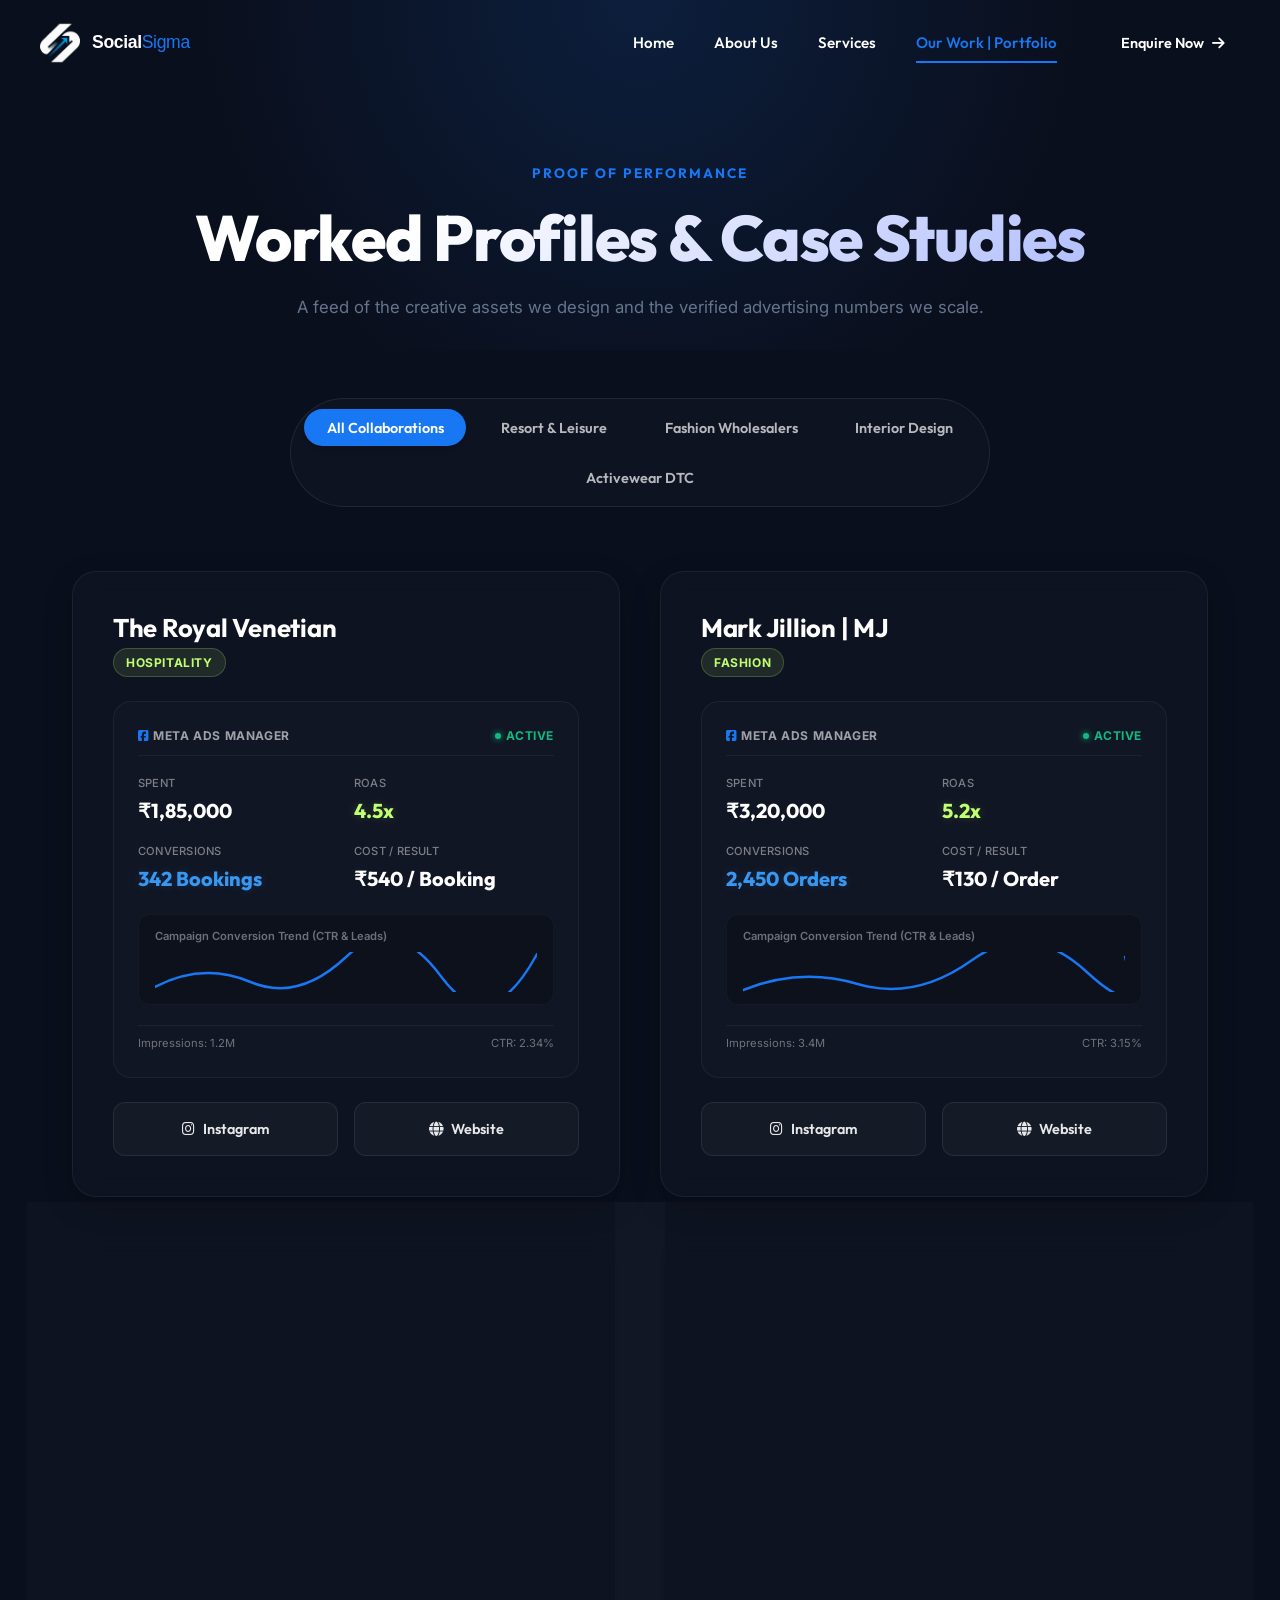
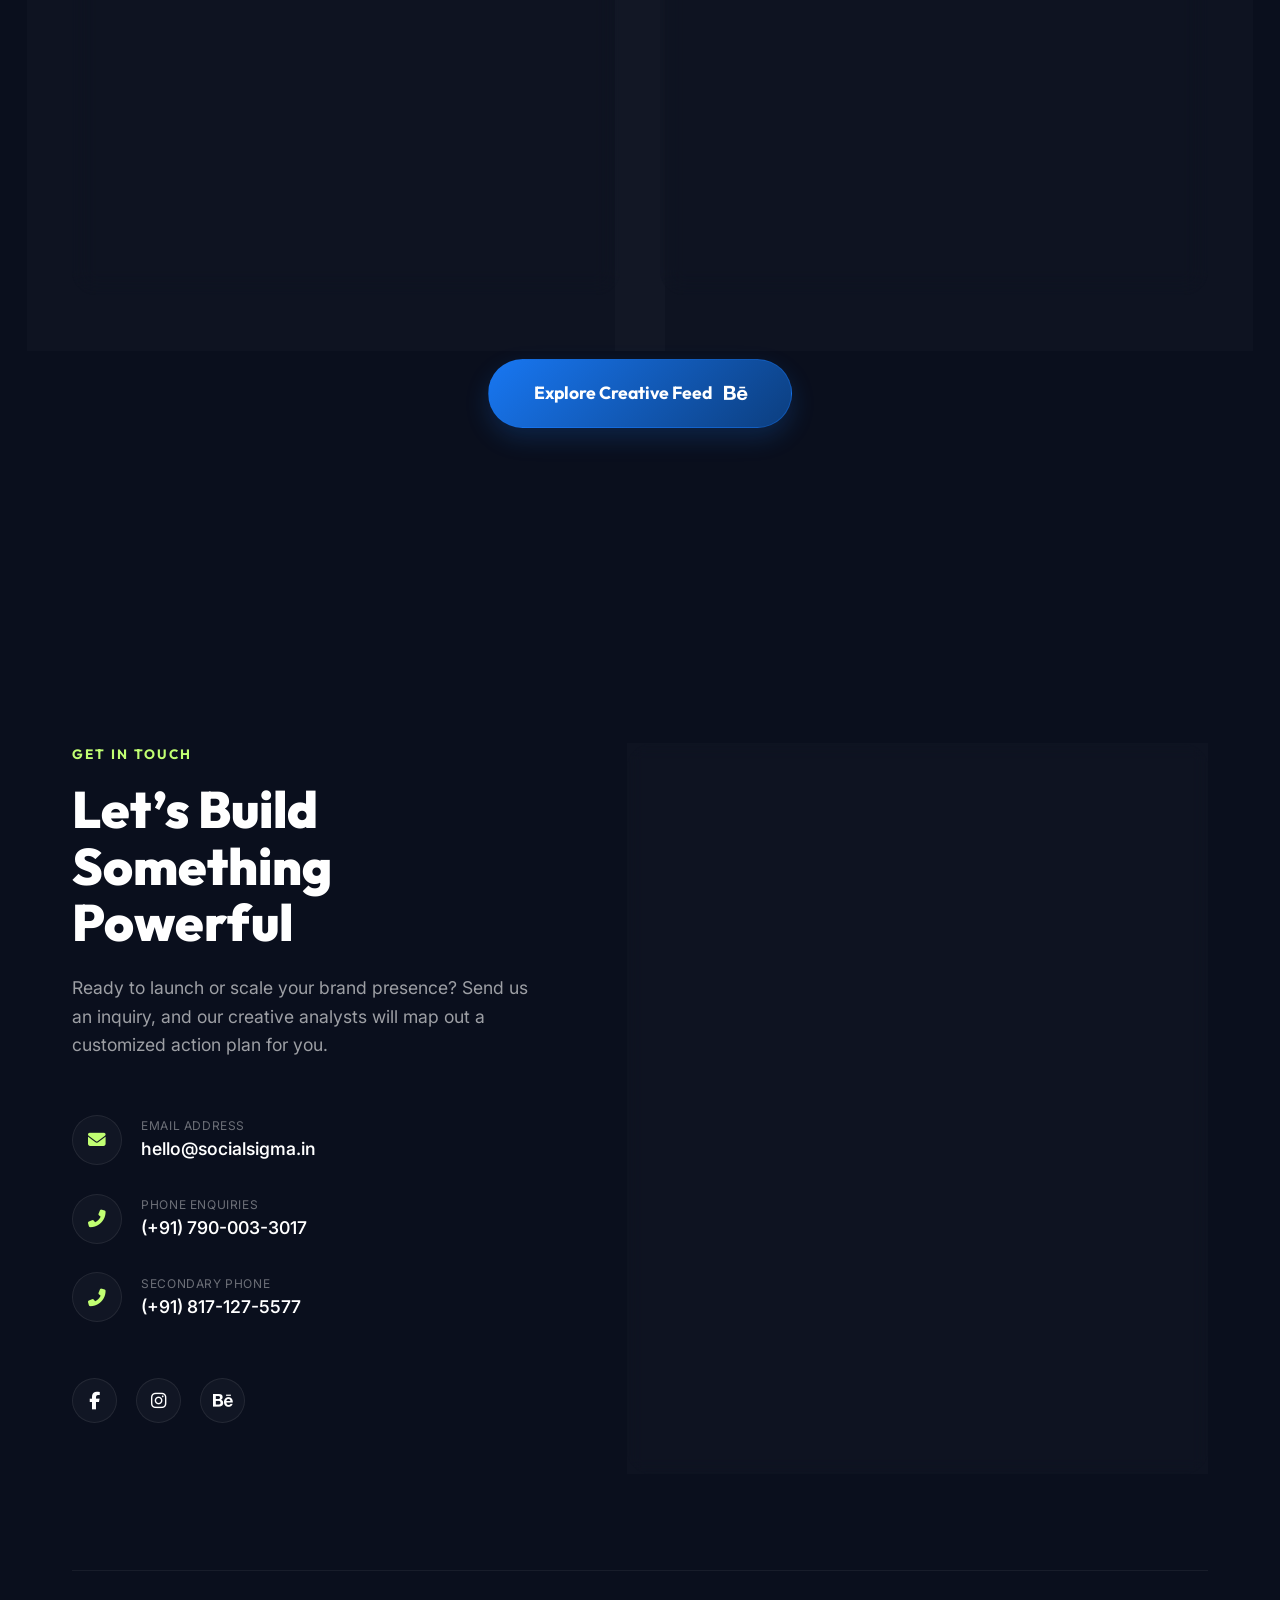
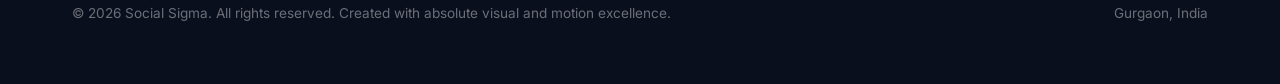
<file: portfolio.html>
<!DOCTYPE html>
<html lang="en">
<head>
  <meta charset="UTF-8">
  <meta name="viewport" content="width=device-width, initial-scale=1.0">
  <title>Our Work | Portfolio – Social Sigma</title>
  <link rel="icon" href="assets/logo-icon.png" type="image/png">
  <link rel="apple-touch-icon" href="assets/logo-icon.png">
  
  <!-- SEO Meta Tags -->
  <meta name="description" content="Explore Social Sigma's portfolio of successful digital campaigns. See our creatives and verified Meta Ads Manager results for brands in hospitality, fashion, design, and fitness.">
  <meta name="keywords" content="social sigma work, portfolio digital marketing, meta ads manager screenshot, case studies, instagram grid portfolio">
  <meta name="robots" content="index, follow">
  
  <!-- Styling Stylesheet -->
  <link rel="stylesheet" href="css/style.css">
  
  <!-- FontAwesome for Premium Icons -->
  <link rel="stylesheet" href="https://cdnjs.cloudflare.com/ajax/libs/font-awesome/6.4.0/css/all.min.css">
</head>
<body>

  <!-- --- Fixed Header & Navigation --- -->
  <header class="site-header scrolled" id="site-header">
    <div class="nav-container">
      <a href="index.html" class="logo" id="nav-logo" aria-label="Social Sigma Logo">
        <img src="assets/logo.svg" alt="Social Sigma Logo" class="nav-logo-img">
      </a>
      
      <nav class="nav-menu" id="nav-menu" role="navigation">
        <a href="index.html" class="nav-link" id="link-home">Home</a>
        <a href="index.html#about" class="nav-link" id="link-about">About Us</a>
        <a href="index.html#services" class="nav-link" id="link-services">Services</a>
        <a href="portfolio.html" class="nav-link active" id="link-portfolio">Our Work | Portfolio</a>
        <button class="btn-nav-enquire" id="btn-header-enquire" onclick="document.getElementById('contact').scrollIntoView({behavior: 'smooth'})">
          Enquire Now <i class="fas fa-arrow-right"></i>
        </button>
      </nav>
      
      <button class="mobile-toggle" id="mobile-toggle" aria-label="Toggle navigation menu">
        <i class="fas fa-bars"></i>
      </button>
    </div>
  </header>

  <!-- --- Portfolio Intro Hero Section --- -->
  <section class="portfolio-hero">
    <div class="container">
      <span class="section-tag">Proof of Performance</span>
      <h1 class="section-title">Worked Profiles & Case Studies</h1>
      <p class="section-desc">A feed of the creative assets we design and the verified advertising numbers we scale.</p>
    </div>
  </section>

  <!-- --- Category Filter pills --- -->
  <div class="container">
    <div class="portfolio-filters" id="filters-container">
      <button class="filter-btn active" data-filter="all">All Collaborations</button>
      <button class="filter-btn" data-filter="hospitality">Resort & Leisure</button>
      <button class="filter-btn" data-filter="fashion">Fashion Wholesalers</button>
      <button class="filter-btn" data-filter="interior">Interior Design</button>
      <button class="filter-btn" data-filter="activewear">Activewear DTC</button>
    </div>
  </div>

  <!-- --- Showcase Instagram Cards Section --- -->
  <section class="section-padding" style="padding-top: 0;">
    <div class="container">
      <div class="showcase-grid" id="showcase-mount">
        <!-- Rendered dynamically by js/app.js using window.portfolioData -->
      </div>
      
      <!-- Central Behance Creative Feed Button -->
      <div class="portfolio-cta-wrap reveal-item">
        <a href="https://www.behance.net/social_sigma" target="_blank" class="btn-portfolio-behance" id="btn-portfolio-behance">
          Explore Creative Feed <i class="fab fa-behance"></i>
        </a>
      </div>
    </div>
  </section>

  <!-- --- Contact Form & Footer Section --- -->
  <footer class="contact-section" id="contact">
    <div class="container">
      <div class="contact-grid">
        <div class="contact-info reveal-item">
          <span class="contact-tag">Get in Touch</span>
          <h2 class="contact-heading">Let’s Build Something Powerful</h2>
          <p class="contact-desc">Ready to launch or scale your brand presence? Send us an inquiry, and our creative analysts will map out a customized action plan for you.</p>
          
          <div class="contact-details">
            <div class="contact-item">
              <div class="contact-icon"><i class="fas fa-envelope"></i></div>
              <div class="contact-text">
                <label>Email Address</label>
                <a href="mailto:hello@socialsigma.in" id="contact-email">hello@socialsigma.in</a>
              </div>
            </div>
            <div class="contact-item">
              <div class="contact-icon"><i class="fas fa-phone-alt"></i></div>
              <div class="contact-text">
                <label>Phone Enquiries</label>
                <a href="tel:+917900033017" id="contact-phone-1">(+91) 790-003-3017</a>
              </div>
            </div>
            <div class="contact-item">
              <div class="contact-icon"><i class="fas fa-phone-alt"></i></div>
              <div class="contact-text">
                <label>Secondary Phone</label>
                <a href="tel:+918171275577" id="contact-phone-2">(+91) 817-127-5577</a>
              </div>
            </div>
          </div>
          
          <div class="contact-socials">
            <a href="https://www.facebook.com/socialsigma.in" target="_blank" class="social-circle" aria-label="Facebook"><i class="fab fa-facebook-f"></i></a>
            <a href="https://www.instagram.com/socialsigma.in/" target="_blank" class="social-circle" aria-label="Instagram"><i class="fab fa-instagram"></i></a>
            <a href="https://www.behance.net/social_sigma" target="_blank" class="social-circle" aria-label="Behance"><i class="fab fa-behance"></i></a>
          </div>
        </div>
        
        <!-- Google Form Embed -->
        <div class="contact-form-wrap reveal-item reveal-delay-2" style="padding: 1.5rem; min-height: 720px; display: flex; flex-direction: column;">
          <iframe src="https://docs.google.com/forms/d/e/1FAIpQLScNu1GOP5vCQi6Y5A_gWTCe4uXw6MsL_wH_wmv2dzfcN61G4Q/viewform?embedded=true" width="100%" height="680" frameborder="0" marginheight="0" marginwidth="0" style="border: none; border-radius: 16px; background: transparent; overflow: hidden;" title="Social Sigma Enquiry Form">Loading…</iframe>
        </div>
      </div>
      
      <div class="footer-bottom">
        <p>&copy; 2026 Social Sigma. All rights reserved. Created with absolute visual and motion excellence.</p>
        <p>Gurgaon, India</p>
      </div>
    </div>
  </footer>

  <!-- --- Lightbox Portfolio Modal --- -->
  <div class="lightbox-modal" id="lightbox-modal">
    <button class="lightbox-close" id="btn-lightbox-close" aria-label="Close Gallery">&times;</button>
    <div class="lightbox-container">
      <div class="lightbox-slider">
        <!-- Rendered images will be inserted dynamically by JS -->
      </div>
      <div class="lightbox-nav">
        <button class="btn-lightbox-nav" id="btn-lightbox-prev" aria-label="Previous Image"><i class="fas fa-chevron-left"></i></button>
        <button class="btn-lightbox-nav" id="btn-lightbox-next" aria-label="Next Image"><i class="fas fa-chevron-right"></i></button>
      </div>
      <div class="lightbox-thumbs" id="lightbox-thumbs">
        <!-- Thumbnail strips -->
      </div>
    </div>
  </div>

  <!-- --- Load scripts --- -->
  <!-- Loaded data modules first -->
  <script src="js/data/portfolio.js"></script>
  
  <!-- Main application script -->
  <script src="js/app.js"></script>

</body>
</html>
</file>
<file: css/style.css>
/* 
   Social Sigma Creative Digital Marketing Agency
   Core Stylesheet & Design System
*/

@import url('https://fonts.googleapis.com/css2?family=Inter:wght@300;400;500;600;700&family=Outfit:wght@400;500;600;700;800&display=swap');

/* --- Theme Tokens --- */
:root {
  --blue: #1877F2;
  --lime: #c1ff72;
  --white: #ffffff;
  --dark: #0a0f1d;
  --dark-accent: #111827;
  --text-dark: #1e293b;
  --text-light: #64748b;
  --text-white: #f8fafc;
  
  --font-heading: 'Outfit', sans-serif;
  --font-body: 'Inter', sans-serif;
  
  --transition-smooth: all 0.4s cubic-bezier(0.16, 1, 0.3, 1);
  --transition-fast: all 0.2s ease;
  
  --shadow-sm: 0 4px 6px -1px rgba(0, 0, 0, 0.05), 0 2px 4px -1px rgba(0, 0, 0, 0.03);
  --shadow-md: 0 10px 15px -3px rgba(24, 119, 242, 0.1), 0 4px 6px -2px rgba(24, 119, 242, 0.05);
  --shadow-lg: 0 20px 25px -5px rgba(24, 119, 242, 0.15), 0 10px 10px -5px rgba(24, 119, 242, 0.04);
  --shadow-glow: 0 0 30px rgba(193, 255, 114, 0.25);
  
  --border-radius-sm: 8px;
  --border-radius-md: 16px;
  --border-radius-lg: 24px;
  --border-radius-full: 9999px;
  
  --glass-bg: rgba(255, 255, 255, 0.65);
  --glass-border: rgba(255, 255, 255, 0.4);
  --glass-dark-bg: rgba(10, 15, 29, 0.7);
  --glass-dark-border: rgba(255, 255, 255, 0.06);
}

/* --- Base & Reset --- */
* {
  box-sizing: border-box;
  margin: 0;
  padding: 0;
}

html {
  scroll-behavior: smooth;
  overflow-x: hidden;
  font-size: 16px;
}

body {
  font-family: var(--font-body);
  color: var(--text-dark);
  background-color: var(--white);
  line-height: 1.6;
  overflow-x: hidden;
  position: relative;
}

h1, h2, h3, h4, h5, h6 {
  font-family: var(--font-heading);
  font-weight: 700;
  line-height: 1.25;
  color: var(--dark);
}

a {
  text-decoration: none;
  color: inherit;
  transition: var(--transition-fast);
}

img, video {
  max-width: 100%;
  height: auto;
  display: block;
}

li {
  list-style: none;
}

/* --- Loader: Developer MacBook Rocket Launch Preloader --- */
#story-loader {
  position: fixed;
  top: 0;
  left: 0;
  width: 100%;
  height: 100%;
  background-color: #05060a;
  z-index: 99999;
  display: flex;
  flex-direction: column;
  justify-content: center;
  align-items: center;
  overflow: hidden;
  font-family: var(--font-body);
  transition: opacity 0.8s cubic-bezier(0.16, 1, 0.3, 1), visibility 0.8s;
}

#story-loader.fade-out {
  opacity: 0;
  visibility: hidden;
  pointer-events: none;
}

#story-canvas {
  position: absolute;
  top: 0;
  left: 0;
  width: 100%;
  height: 100%;
  z-index: 10;
  pointer-events: none;
}

.workspace-svg {
  width: 100%;
  max-width: 540px;
  height: auto;
  z-index: 5;
  filter: drop-shadow(0 8px 30px rgba(0, 0, 0, 0.6));
}

/* Character Typing wobble keyframes */
@keyframes typing-wobble-left {
  0%, 100% { transform: rotate(0deg) translate(0, 0); }
  25% { transform: rotate(-0.6deg) translate(-1px, 0.5px); }
  75% { transform: rotate(0.6deg) translate(1px, -0.5px); }
}

@keyframes typing-wobble-right {
  0%, 100% { transform: rotate(0deg) translate(0, 0); }
  30% { transform: rotate(0.8deg) translate(1px, -0.5px); }
  70% { transform: rotate(-0.8deg) translate(-1px, 0.5px); }
}

.arm-left {
  animation: typing-wobble-left 0.15s infinite alternate ease-in-out;
  transform-origin: 245px 235px;
}

.arm-right {
  animation: typing-wobble-right 0.12s infinite alternate ease-in-out;
  transform-origin: 250px 240px;
}

/* Floating code dots from macbook screen */
@keyframes float-up-dot {
  0% { transform: translateY(0) scale(1); opacity: 0; }
  20% { opacity: 0.8; }
  100% { transform: translateY(-70px) scale(0.5); opacity: 0; }
}

.float-1 { animation: float-up-dot 2.2s infinite linear; }
.float-2 { animation: float-up-dot 2.8s infinite linear 0.6s; }
.float-3 { animation: float-up-dot 2.0s infinite linear 1.1s; }
.float-4 { animation: float-up-dot 2.5s infinite linear 1.6s; }

/* Rocket elements */
#story-rocket {
  transition: transform 0.05s linear;
}

#story-rocket.shake-rocket {
  animation: rocket-rumble 0.08s infinite alternate;
}

@keyframes rocket-rumble {
  0% { transform: translate(283px, 25px) scale(2.0); }
  100% { transform: translate(285px, 24px) scale(2.0); }
}

#app-wrapper {
  opacity: 0;
  transform: translateY(140px);
  transition: transform 1.5s cubic-bezier(0.16, 1, 0.3, 1), opacity 1.5s ease;
}

#app-wrapper.revealed {
  opacity: 1;
  transform: translateY(0);
}

/* Rocket Thruster Flame */
@keyframes flame-pulse {
  0%, 100% { transform: scaleY(0.95) scaleX(0.95); opacity: 0.8; }
  50% { transform: scaleY(1.4) scaleX(1.1); opacity: 1; }
}

.flame-active {
  animation: flame-pulse 0.08s infinite alternate;
  transform-origin: 27px 85px;
}

/* HUD Panel & Progress */
.story-hud {
  width: 100%;
  max-width: 300px;
  margin-top: 1.5rem;
  display: flex;
  flex-direction: column;
  gap: 0.6rem;
  z-index: 6;
  padding: 0 1rem;
}

.story-progress-bar {
  width: 100%;
  height: 4px;
  background: rgba(255, 255, 255, 0.06);
  border-radius: 4px;
  overflow: hidden;
}

.story-progress-fill {
  width: 0%;
  height: 100%;
  background: linear-gradient(90deg, var(--blue), var(--lime));
  border-radius: 4px;
  transition: width 0.1s linear;
}

.story-telemetry {
  display: flex;
  justify-content: space-between;
  align-items: center;
  font-family: monospace;
}

.story-percent {
  font-size: 1.1rem;
  font-weight: 700;
  color: var(--white);
  text-shadow: 0 0 10px rgba(24, 119, 242, 0.4);
}

.story-subtitle {
  font-size: 0.65rem;
  color: var(--lime);
  text-transform: uppercase;
  letter-spacing: 0.15em;
  text-shadow: 0 0 8px rgba(193, 255, 114, 0.3);
}

@keyframes pulse-blink {
  0%, 100% { opacity: 0.2; }
  50% { opacity: 1; }
}

/* --- Main Layout Headers --- */
header.site-header {
  position: fixed;
  top: 0;
  left: 0;
  width: 100%;
  z-index: 1000;
  padding: 1.2rem 2rem;
  transition: var(--transition-smooth);
}

header.site-header.scrolled {
  padding: 0.8rem 2rem;
  background-color: var(--glass-bg);
  backdrop-filter: blur(12px);
  border-bottom: 1px solid var(--glass-border);
  box-shadow: var(--shadow-sm);
}

.nav-container {
  max-width: 1300px;
  margin: 0 auto;
  display: flex;
  justify-content: space-between;
  align-items: center;
}

/* Logo */
.logo {
  display: flex;
  align-items: center;
  font-family: var(--font-heading);
  font-size: 1.6rem;
  font-weight: 800;
  letter-spacing: -0.03em;
  color: var(--dark);
}

.nav-logo-img {
  height: 48px;
  width: auto;
  object-fit: contain;
  transition: var(--transition-fast);
}

.nav-logo-img:hover {
  transform: scale(1.04);
}

.loader-logo {
  height: 55px;
  width: auto;
  margin-bottom: 1rem;
  object-fit: contain;
}

/* Navigation Links */
.nav-menu {
  display: flex;
  gap: 2.5rem;
  align-items: center;
}

.nav-link {
  font-family: var(--font-heading);
  font-weight: 550;
  font-size: 0.95rem;
  color: var(--white);
  position: relative;
  padding: 0.5rem 0;
}

.nav-link::after {
  content: '';
  position: absolute;
  bottom: 0;
  left: 0;
  width: 0%;
  height: 2px;
  background: var(--blue);
  transition: var(--transition-fast);
}

.nav-link:hover {
  color: var(--blue);
}

.nav-link:hover::after,
.nav-link.active::after {
  width: 100%;
}

.nav-link.active {
  color: var(--blue);
}

/* CTAs & Buttons */
.btn-nav-enquire {
  font-family: var(--font-heading);
  font-weight: 600;
  font-size: 0.9rem;
  padding: 0.65rem 1.4rem;
  background: var(--dark);
  color: var(--white);
  border-radius: var(--border-radius-full);
  border: 1px solid var(--dark);
  cursor: pointer;
  display: inline-flex;
  align-items: center;
  gap: 8px;
  transition: var(--transition-fast);
}

.btn-nav-enquire:hover {
  background: var(--blue);
  border-color: var(--blue);
  box-shadow: var(--shadow-md);
}

.mobile-toggle {
  display: none;
  font-size: 1.5rem;
  background: none;
  border: none;
  cursor: pointer;
  color: var(--dark);
}

/* --- Hero Section --- */
.hero {
  position: relative;
  min-height: 100vh;
  padding-top: 180px;
  padding-bottom: 80px;
  display: flex;
  align-items: center;
  overflow: hidden;
  background: radial-gradient(circle at 90% 10%, rgba(193, 255, 114, 0.07) 0%, transparent 40%),
              radial-gradient(circle at 10% 90%, rgba(24, 119, 242, 0.04) 0%, transparent 55%);
}

.hero-bg-blobs {
  position: absolute;
  top: 0;
  left: 0;
  width: 100%;
  height: 100%;
  pointer-events: none;
  z-index: 1;
}

.blob {
  position: absolute;
  border-radius: 50%;
  filter: blur(60px);
  opacity: 0.25;
  transition: transform 0.2s ease-out;
}

.blob-blue {
  width: 400px;
  height: 400px;
  background-color: var(--blue);
  top: 15%;
  right: 10%;
}

.blob-lime {
  width: 300px;
  height: 300px;
  background-color: var(--lime);
  bottom: 20%;
  left: 10%;
}

.hero-container {
  width: 100%;
  max-width: 1200px;
  margin: 0 auto;
  padding: 0 2rem;
  position: relative;
  z-index: 2;
  display: grid;
  grid-template-columns: 1.2fr 0.8fr;
  gap: 3rem;
  align-items: center;
}

.hero-content {
  display: flex;
  flex-direction: column;
  justify-content: center;
}

.hero-tag {
  font-family: var(--font-heading);
  font-size: 0.85rem;
  font-weight: 700;
  text-transform: uppercase;
  letter-spacing: 0.2em;
  color: var(--blue);
  margin-bottom: 1.2rem;
  display: inline-flex;
  align-items: center;
  gap: 10px;
}

.hero-tag span {
  width: 25px;
  height: 2px;
  background-color: var(--blue);
}

.hero-title {
  font-size: 4.8rem;
  font-weight: 850;
  letter-spacing: -0.04em;
  line-height: 1.05;
  margin-bottom: 1.5rem;
  color: var(--white);
}

.hero-title span.lime-glow {
  background: linear-gradient(135deg, var(--blue) 20%, #8bc34a);
  -webkit-background-clip: text;
  -webkit-text-fill-color: transparent;
}

.hero-desc {
  font-size: 1.15rem;
  color: var(--text-light);
  max-width: 540px;
  margin-bottom: 2.5rem;
  line-height: 1.6;
}

.hero-ctas {
  display: flex;
  gap: 1rem;
}

.btn-primary {
  font-family: var(--font-heading);
  font-weight: 650;
  font-size: 1rem;
  padding: 1.1rem 2.2rem;
  background: var(--blue);
  color: var(--white);
  border: none;
  border-radius: var(--border-radius-full);
  cursor: pointer;
  transition: var(--transition-smooth);
  display: inline-flex;
  align-items: center;
  gap: 10px;
}

.btn-primary:hover {
  background: var(--dark);
  box-shadow: var(--shadow-md);
  transform: translateY(-3px);
}

.btn-secondary {
  font-family: var(--font-heading);
  font-weight: 650;
  font-size: 1rem;
  padding: 1.1rem 2.2rem;
  background: transparent;
  color: var(--white);
  border: 2px solid var(--white);
  border-radius: var(--border-radius-full);
  cursor: pointer;
  transition: var(--transition-smooth);
  display: inline-flex;
  align-items: center;
  gap: 10px;
}

.btn-secondary:hover {
  background: rgba(255, 255, 255, 0.1);
  transform: translateY(-3px);
}

.hero-socials {
  margin-top: 3.5rem;
  display: flex;
  gap: 1.5rem;
  align-items: center;
}

.hero-social-label {
  font-size: 0.75rem;
  text-transform: uppercase;
  letter-spacing: 0.15em;
  color: var(--text-light);
}

.hero-social-links {
  display: flex;
  gap: 1.2rem;
}

.hero-social-link {
  font-size: 1.1rem;
  color: var(--text-light);
}

.hero-social-link:hover {
  color: var(--blue);
  transform: translateY(-2px);
}

/* Hero Right Side: Skyrocket Graphic */
.hero-image-wrap {
  position: relative;
  display: flex;
  justify-content: center;
  align-items: center;
}

/* Hero Right Side: Dynamic Interactive Analytics Dashboard */
.hero-image-wrap {
  position: relative;
  display: flex;
  justify-content: center;
  align-items: center;
  width: 100%;
}

.hero-dashboard-container {
  position: relative;
  width: 100%;
  max-width: 460px;
  height: 500px;
  perspective: 1000px;
}

/* Glassmorphic Panels Base */
.dashboard-panel {
  position: absolute;
  background: rgba(10, 15, 29, 0.65);
  backdrop-filter: blur(16px);
  -webkit-backdrop-filter: blur(16px);
  border: 1px solid rgba(255, 255, 255, 0.08);
  border-radius: var(--border-radius-md);
  color: var(--white);
  box-shadow: 0 20px 40px rgba(0, 0, 0, 0.3), inset 0 1px 0 rgba(255, 255, 255, 0.1);
  overflow: hidden;
  transition: transform 0.4s cubic-bezier(0.16, 1, 0.3, 1), box-shadow 0.3s ease;
}

.dashboard-panel:hover {
  border-color: rgba(255, 255, 255, 0.15);
  box-shadow: 0 25px 50px rgba(24, 119, 242, 0.15), inset 0 1px 0 rgba(255, 255, 255, 0.2);
}

/* Panel Header */
.panel-header {
  height: 40px;
  padding: 0 1.2rem;
  display: flex;
  justify-content: space-between;
  align-items: center;
  border-bottom: 1px solid rgba(255, 255, 255, 0.06);
  background: rgba(255, 255, 255, 0.02);
}

.window-dots {
  display: flex;
  gap: 6px;
}

.window-dots .dot {
  width: 9px;
  height: 9px;
  border-radius: 50%;
  display: inline-block;
}

.window-dots .dot.red { background-color: #ff5f56; }
.window-dots .dot.yellow { background-color: #ffbd2e; }
.window-dots .dot.green { background-color: #27c93f; }

.panel-title {
  font-family: var(--font-heading);
  font-size: 0.72rem;
  font-weight: 700;
  text-transform: uppercase;
  letter-spacing: 0.1em;
  color: rgba(255, 255, 255, 0.7);
}

.panel-status-live {
  font-family: var(--font-body);
  font-size: 0.7rem;
  font-weight: 600;
  color: var(--lime);
  display: flex;
  align-items: center;
  gap: 6px;
}

.pulse-dot {
  width: 6px;
  height: 6px;
  background-color: var(--lime);
  border-radius: 50%;
  display: inline-block;
  animation: live-pulse 1.8s infinite ease-in-out;
}

/* Panel 1: Main Panel */
.panel-main {
  width: 100%;
  height: 320px;
  top: 70px;
  left: 0;
  z-index: 2;
  animation: dashboard-float-main 8s ease-in-out infinite alternate;
}

.panel-main .panel-body {
  padding: 1.2rem;
  height: calc(100% - 85px);
}

.main-chart-container {
  width: 100%;
  height: 100%;
  position: relative;
  display: flex;
  flex-direction: column;
}

.chart-legend {
  display: flex;
  gap: 12px;
  font-size: 0.65rem;
  color: rgba(255, 255, 255, 0.6);
  margin-bottom: 8px;
}

.chart-legend i {
  font-size: 0.5rem;
  margin-right: 4px;
}

.text-blue { color: var(--blue) !important; }
.text-lime { color: var(--lime) !important; }

/* SVG Graph Drawing */
.analytics-svg-chart {
  width: 100%;
  flex-grow: 1;
  overflow: visible;
}

.chart-path-blue {
  stroke-dasharray: 1000;
  stroke-dashoffset: 1000;
  animation: draw-path 3s cubic-bezier(0.25, 1, 0.5, 1) forwards;
  animation-delay: 0.8s;
}

.chart-area-blue {
  opacity: 0;
  animation: fade-in-area 1.5s ease forwards;
  animation-delay: 2.2s;
}

.chart-path-lime {
  stroke-dasharray: 1000;
  stroke-dashoffset: 1000;
  animation: draw-path 3.5s cubic-bezier(0.25, 1, 0.5, 1) forwards;
  animation-delay: 1.1s;
}

.chart-area-lime {
  opacity: 0;
  animation: fade-in-area 1.5s ease forwards;
  animation-delay: 2.4s;
}

.chart-marker-pulse {
  transform-origin: center;
  animation: marker-pulse-glow 1.5s infinite alternate;
  animation-delay: 2.8s;
}

/* Panel Main Footer Stats */
.panel-main .panel-footer {
  height: 45px;
  border-top: 1px solid rgba(255, 255, 255, 0.06);
  background: rgba(0, 0, 0, 0.15);
  display: flex;
  justify-content: space-around;
  align-items: center;
}

.footer-stat {
  display: flex;
  flex-direction: column;
  align-items: center;
}

.stat-label {
  font-size: 0.58rem;
  text-transform: uppercase;
  color: rgba(255, 255, 255, 0.4);
  letter-spacing: 0.05em;
}

.stat-value {
  font-family: var(--font-heading);
  font-size: 0.95rem;
  font-weight: 700;
  color: var(--white);
  transition: color 0.3s ease;
}

/* Panel 2: Meta Ads Card */
.panel-ads {
  width: 310px;
  height: 180px;
  top: -15px;
  right: -15px;
  z-index: 3;
  animation: dashboard-float-ads 7s ease-in-out infinite alternate-reverse;
}

.panel-ads .panel-header {
  gap: 8px;
  justify-content: flex-start;
}

.panel-ads .panel-header i {
  font-size: 1rem;
}

.campaign-badge-active {
  background: rgba(193, 255, 114, 0.12);
  color: var(--lime);
  border: 1px solid rgba(193, 255, 114, 0.3);
  font-size: 0.58rem;
  font-weight: 700;
  text-transform: uppercase;
  padding: 0.15rem 0.4rem;
  border-radius: var(--border-radius-sm);
  margin-left: auto;
}

.panel-ads .panel-body {
  padding: 1.1rem;
}

.ads-quick-metrics {
  display: grid;
  grid-template-columns: 1fr 1fr;
  gap: 15px;
  margin-bottom: 1.2rem;
}

.quick-metric {
  display: flex;
  flex-direction: column;
}

.q-label {
  font-size: 0.6rem;
  text-transform: uppercase;
  color: rgba(255, 255, 255, 0.4);
  margin-bottom: 2px;
}

.q-value {
  font-family: var(--font-heading);
  font-size: 1.15rem;
  font-weight: 800;
}

.ads-progress-meters {
  display: flex;
  flex-direction: column;
}

.meter-row {
  display: flex;
  flex-direction: column;
  gap: 4px;
}

.meter-labels {
  display: flex;
  justify-content: space-between;
  font-size: 0.65rem;
  color: rgba(255, 255, 255, 0.5);
}

.meter-bar-track {
  width: 100%;
  height: 5px;
  background: rgba(255, 255, 255, 0.08);
  border-radius: var(--border-radius-full);
  overflow: hidden;
}

.meter-bar-fill {
  height: 100%;
  background: linear-gradient(90deg, var(--blue), var(--lime));
  border-radius: var(--border-radius-full);
  box-shadow: 0 0 8px rgba(193, 255, 114, 0.4);
}

/* Panel 3: Floating Badge */
.panel-badge {
  width: 220px;
  height: 75px;
  bottom: 45px;
  left: -25px;
  z-index: 4;
  display: flex;
  align-items: center;
  gap: 14px;
  padding: 0 1.2rem;
  animation: dashboard-float-badge 9s ease-in-out infinite alternate;
}

.badge-icon-wrap {
  width: 40px;
  height: 40px;
  background: rgba(193, 255, 114, 0.08);
  border: 1px solid rgba(193, 255, 114, 0.2);
  border-radius: 50%;
  display: flex;
  justify-content: center;
  align-items: center;
}

.badge-icon-wrap i {
  font-size: 1.1rem;
}

.badge-details {
  display: flex;
  flex-direction: column;
}

.badge-label {
  font-size: 0.6rem;
  text-transform: uppercase;
  color: rgba(255, 255, 255, 0.5);
}

.badge-value {
  font-family: var(--font-heading);
  font-size: 1.3rem;
  font-weight: 800;
  color: var(--lime);
}

/* Parallax depth styles */
#hero-dashboard {
  transform-style: preserve-3d;
  transition: transform 0.25s cubic-bezier(0.25, 1, 0.5, 1);
}

/* Keyframes animations */
@keyframes dashboard-float-main {
  0% { transform: translateZ(10px) translateY(0px) rotate(0deg); }
  100% { transform: translateZ(10px) translateY(-12px) rotate(0.4deg); }
}

@keyframes dashboard-float-ads {
  0% { transform: translateZ(40px) translateY(0px) rotate(0deg); }
  100% { transform: translateZ(40px) translateY(-18px) rotate(-0.8deg); }
}

@keyframes dashboard-float-badge {
  0% { transform: translateZ(60px) translateY(0px) rotate(0deg); }
  100% { transform: translateZ(60px) translateY(-10px) rotate(0.6deg); }
}

@keyframes live-pulse {
  0% { transform: scale(0.95); opacity: 0.5; box-shadow: 0 0 0 0 rgba(193, 255, 114, 0.7); }
  70% { transform: scale(1); opacity: 1; box-shadow: 0 0 0 6px rgba(193, 255, 114, 0); }
  100% { transform: scale(0.95); opacity: 0.5; box-shadow: 0 0 0 0 rgba(193, 255, 114, 0); }
}

@keyframes draw-path {
  to { stroke-dashoffset: 0; }
}

@keyframes fade-in-area {
  to { opacity: 1; }
}

@keyframes marker-pulse-glow {
  0% { r: 4px; opacity: 0.8; }
  100% { r: 7px; opacity: 1; filter: drop-shadow(0 0 5px var(--lime)); }
}

/* Responsive Overrides for Hero Dashboard */
@media (max-width: 991px) {
  .hero-dashboard-container {
    max-width: 400px;
    height: 420px;
    margin: 0 auto;
  }
  .panel-main {
    top: 40px;
    height: 280px;
  }
  .panel-main .panel-body {
    height: calc(100% - 80px);
  }
  .panel-ads {
    width: 260px;
    height: 165px;
    top: -15px;
    right: -10px;
  }
  .panel-ads .panel-body {
    padding: 0.9rem;
  }
  .ads-quick-metrics {
    margin-bottom: 0.8rem;
  }
  .panel-badge {
    width: 180px;
    height: 65px;
    bottom: 25px;
    left: -15px;
    padding: 0 0.8rem;
    gap: 10px;
  }
  .badge-icon-wrap {
    width: 32px;
    height: 32px;
  }
  .badge-value {
    font-size: 1.1rem;
  }
}

@media (max-width: 768px) {
  .hero-image-wrap {
    margin-top: 2rem;
  }
}

@media (max-width: 480px) {
  .hero-dashboard-container {
    max-width: 320px;
    height: 380px;
  }
  .panel-main {
    top: 60px;
    height: 250px;
  }
  .panel-ads {
    width: 220px;
    height: 145px;
    top: 0px;
    right: 0px;
  }
  .panel-ads .panel-body {
    padding: 0.7rem;
  }
  .ads-quick-metrics {
    margin-bottom: 0.5rem;
    gap: 8px;
  }
  .q-value {
    font-size: 1rem;
  }
  .panel-badge {
    display: none; /* Avoid cluttering on tiny screens */
  }
}

/* --- Infinite Partners Marquee --- */
.partners-marquee {
  background-color: var(--white);
  border-top: 1px solid #f1f5f9;
  border-bottom: 1px solid #f1f5f9;
  padding: 2.2rem 0;
  overflow: hidden;
  position: relative;
  z-index: 10;
}

.partners-marquee::before,
.partners-marquee::after {
  content: '';
  position: absolute;
  top: 0;
  width: 150px;
  height: 100%;
  z-index: 2;
  pointer-events: none;
}

.partners-marquee::before {
  left: 0;
  background: linear-gradient(to right, var(--white), transparent);
}

.partners-marquee::after {
  right: 0;
  background: linear-gradient(to left, var(--white), transparent);
}

.marquee-track {
  display: flex;
  gap: 5rem;
  width: max-content;
  animation: marquee 25s linear infinite;
}

.marquee-track:hover {
  animation-play-state: paused;
}

.partner-logo {
  font-family: var(--font-heading);
  font-size: 1.25rem;
  font-weight: 700;
  color: #94a3b8;
  display: flex;
  align-items: center;
  gap: 8px;
  cursor: pointer;
  transition: var(--transition-fast);
}

.partner-logo i {
  font-size: 1.5rem;
}

.partner-logo:hover {
  color: var(--blue);
}

@keyframes marquee {
  0% { transform: translateX(0); }
  100% { transform: translateX(-50%); }
}

/* --- Shared Section Styling --- */
section.section-padding {
  padding: 100px 0;
  position: relative;
}

.section-dark {
  background-color: var(--dark);
  color: var(--text-white);
}

.section-dark h2 {
  color: var(--white);
}

.container {
  max-width: 1200px;
  margin: 0 auto;
  padding: 0 2rem;
}

.section-header {
  text-align: center;
  max-width: 700px;
  margin: 0 auto 5rem;
}

.section-tag {
  font-family: var(--font-heading);
  font-size: 0.85rem;
  font-weight: 700;
  text-transform: uppercase;
  letter-spacing: 0.15em;
  color: var(--blue);
  margin-bottom: 0.8rem;
  display: inline-block;
}

.section-dark .section-tag {
  color: var(--lime);
}

.section-title {
  font-size: 2.8rem;
  font-weight: 800;
  letter-spacing: -0.03em;
}

.section-desc {
  color: var(--text-light);
  margin-top: 1rem;
  font-size: 1.05rem;
}

.section-dark .section-desc {
  color: rgba(255, 255, 255, 0.6);
}

/* --- About Section ("Marketing is our Jam") --- */
.about-grid {
  display: grid;
  grid-template-columns: 1.15fr 0.85fr;
  gap: 4.5rem;
  align-items: center;
}

.about-content h3 {
  font-size: 2.3rem;
  margin-bottom: 1.5rem;
  letter-spacing: -0.02em;
}

.about-highlight {
  font-size: 1.15rem;
  font-weight: 500;
  color: var(--blue);
  margin-bottom: 1.5rem;
}

.about-text {
  color: var(--text-light);
  margin-bottom: 2rem;
  font-size: 1rem;
}

.about-text p {
  margin-bottom: 1.2rem;
}

.about-ctas {
  display: flex;
  gap: 1.5rem;
}

.about-media {
  position: relative;
  border-radius: var(--border-radius-lg);
  overflow: hidden;
  box-shadow: var(--shadow-lg);
  height: 380px;
  background-color: var(--dark-accent);
}

#culture-canvas {
  position: absolute;
  top: -10%;
  left: -10%;
  width: 120%;
  height: 120%;
  z-index: 1;
  filter: blur(14px) contrast(20) saturate(1.4);
  background: #060913;
  pointer-events: auto;
}

/* Glassmorphic values overlay */
.culture-hud-overlay {
  position: absolute;
  top: 1.5rem;
  right: 1.5rem;
  z-index: 3;
  display: flex;
  flex-direction: column;
  align-items: flex-end;
  font-family: monospace;
  pointer-events: none;
  background: rgba(10, 15, 29, 0.65);
  backdrop-filter: blur(8px);
  -webkit-backdrop-filter: blur(8px);
  border: 1px solid rgba(255, 255, 255, 0.05);
  padding: 0.5rem 0.8rem;
  border-radius: 8px;
  box-shadow: 0 4px 15px rgba(0, 0, 0, 0.2);
}

.culture-value-label {
  font-size: 0.58rem;
  font-weight: 500;
  letter-spacing: 0.12em;
  color: rgba(255, 255, 255, 0.35);
  text-transform: uppercase;
}

.culture-value-active {
  font-size: 0.78rem;
  font-weight: 700;
  color: var(--lime);
  margin-top: 0.2rem;
  letter-spacing: 0.08em;
  text-shadow: 0 0 10px rgba(193, 255, 114, 0.4);
  text-transform: uppercase;
}

.about-media-overlay {
  position: absolute;
  top: 0;
  left: 0;
  width: 100%;
  height: 100%;
  background: linear-gradient(to top, rgba(6, 9, 19, 0.85) 0%, rgba(6, 9, 19, 0.2) 60%, transparent 100%);
  display: flex;
  flex-direction: column;
  justify-content: flex-end;
  padding: 2rem;
  pointer-events: none;
  z-index: 2;
}

.about-media-tag {
  color: var(--lime);
  font-family: var(--font-heading);
  font-size: 0.8rem;
  text-transform: uppercase;
  font-weight: 700;
}

.about-media-title {
  color: var(--white);
  font-size: 1.2rem;
  font-weight: 600;
}

/* --- Capabilities Section --- */
.capabilities-grid {
  display: grid;
  grid-template-columns: 1fr;
  gap: 2rem;
}

.capability-row {
  display: grid;
  grid-template-columns: 80px 1.5fr 2.5fr 1fr;
  gap: 2rem;
  align-items: center;
  padding: 3rem 0;
  border-bottom: 1px solid rgba(255, 255, 255, 0.08);
  transition: var(--transition-smooth);
  position: relative;
}

.capability-row:last-child {
  border-bottom: none;
}

.capability-num {
  font-family: var(--font-heading);
  font-size: 1.5rem;
  font-weight: 700;
  color: rgba(255, 255, 255, 0.15);
}

.capability-title {
  font-size: 1.8rem;
  color: var(--white);
  font-weight: 700;
  transition: var(--transition-fast);
}

.capability-summary {
  display: flex;
  flex-direction: column;
  gap: 0.8rem;
}

.capability-desc {
  font-size: 0.95rem;
  color: rgba(255, 255, 255, 0.6);
}

.capability-tags {
  display: flex;
  flex-wrap: wrap;
  gap: 0.5rem;
}

.capability-tag {
  font-size: 0.75rem;
  background: rgba(255, 255, 255, 0.04);
  border: 1px solid rgba(255, 255, 255, 0.08);
  padding: 0.25rem 0.6rem;
  border-radius: var(--border-radius-sm);
  color: rgba(255, 255, 255, 0.8);
}

.capability-cta {
  text-align: right;
}

.btn-arrow-glow {
  width: 50px;
  height: 50px;
  background: rgba(255, 255, 255, 0.03);
  border: 1px solid rgba(255, 255, 255, 0.08);
  border-radius: 50%;
  color: var(--white);
  display: inline-flex;
  justify-content: center;
  align-items: center;
  cursor: pointer;
  transition: var(--transition-smooth);
}

.btn-arrow-glow i {
  font-size: 1.1rem;
  transition: var(--transition-smooth);
}

/* Hover Capabilities States */
.capability-row:hover {
  padding-left: 1.5rem;
  padding-right: 1.5rem;
  background: rgba(24, 119, 242, 0.03);
  border-radius: var(--border-radius-md);
}

.capability-row:hover .capability-title {
  color: var(--lime);
}

.capability-row:hover .capability-num {
  color: var(--blue);
}

.capability-row:hover .btn-arrow-glow {
  background: var(--blue);
  border-color: var(--blue);
  color: var(--white);
  box-shadow: 0 0 15px rgba(24, 119, 242, 0.4);
}

.capability-row:hover .btn-arrow-glow i {
  transform: rotate(45deg);
}

/* Preview Box on Row Hover */
.capability-preview-box {
  position: absolute;
  top: 50%;
  right: 120px;
  transform: translateY(-50%) scale(0.85);
  width: 190px;
  height: 115px;
  border-radius: var(--border-radius-md);
  overflow: hidden;
  opacity: 0;
  pointer-events: none;
  transition: var(--transition-smooth);
  box-shadow: 0 12px 35px rgba(0, 0, 0, 0.55);
  border: 1px solid rgba(255, 255, 255, 0.06);
  background-color: #080b15;
}

.capability-preview-canvas {
  position: absolute;
  top: 0;
  left: 0;
  width: 100%;
  height: 100%;
  z-index: 1;
}

.capability-preview-hud {
  position: absolute;
  top: 0;
  left: 0;
  width: 100%;
  height: 100%;
  z-index: 2;
  pointer-events: none;
  padding: 0.6rem 0.8rem;
  display: flex;
  flex-direction: column;
  justify-content: space-between;
  font-family: monospace;
}

.capability-row:hover .capability-preview-box {
  opacity: 1;
  transform: translateY(-50%) scale(1);
  border-color: var(--blue);
  box-shadow: 
    0 12px 35px rgba(0, 0, 0, 0.65), 
    0 0 20px rgba(24, 119, 242, 0.25);
}

/* --- Specialized Services --- */
.specialized-grid {
  display: grid;
  grid-template-columns: repeat(3, 1fr);
  gap: 2.2rem;
}

.special-card {
  background: var(--white);
  padding: 3rem 2.2rem;
  border-radius: var(--border-radius-md);
  border: 1px solid #e2e8f0;
  transition: var(--transition-smooth);
  position: relative;
  display: flex;
  flex-direction: column;
  height: 100%;
}

.special-icon-wrap {
  width: 60px;
  height: 60px;
  background: rgba(24, 119, 242, 0.05);
  border-radius: var(--border-radius-md);
  display: flex;
  justify-content: center;
  align-items: center;
  margin-bottom: 2rem;
  transition: var(--transition-smooth);
}

.special-icon-wrap i {
  font-size: 1.5rem;
  color: var(--blue);
  transition: var(--transition-smooth);
}

.special-card h3 {
  font-size: 1.3rem;
  font-weight: 700;
  margin-bottom: 1rem;
}

.special-card p {
  color: var(--text-light);
  font-size: 0.95rem;
  line-height: 1.55;
  flex-grow: 1;
}

/* Card hover */
.special-card:hover {
  transform: translateY(-8px);
  border-color: transparent;
  box-shadow: var(--shadow-lg);
}

.special-card:hover .special-icon-wrap {
  background: var(--blue);
}

.special-card:hover .special-icon-wrap i {
  color: var(--white);
}

/* --- Metrics / Stats Section --- */
.stats {
  background-color: var(--dark);
  position: relative;
  overflow: hidden;
  padding: 80px 0;
}

.stats::before {
  content: '';
  position: absolute;
  bottom: 0;
  left: 0;
  width: 100%;
  height: 150px;
  background: linear-gradient(to top, var(--dark-accent), transparent);
  pointer-events: none;
}

.stats-grid {
  display: grid;
  grid-template-columns: repeat(3, 1fr);
  gap: 3rem;
  position: relative;
  z-index: 2;
}

.stat-item {
  text-align: center;
  padding: 2rem;
  background: rgba(255, 255, 255, 0.02);
  border: 1px solid rgba(255, 255, 255, 0.04);
  border-radius: var(--border-radius-md);
  transition: var(--transition-smooth);
}

.stat-item:hover {
  background: rgba(255, 255, 255, 0.04);
  border-color: rgba(255, 255, 255, 0.08);
  transform: translateY(-4px);
}

.stat-num {
  font-family: var(--font-heading);
  font-size: 4rem;
  font-weight: 850;
  color: var(--lime);
  letter-spacing: -0.03em;
  margin-bottom: 0.5rem;
  text-shadow: 0 0 20px rgba(193, 255, 114, 0.15);
}

.stat-title {
  font-family: var(--font-heading);
  font-size: 1.1rem;
  font-weight: 600;
  color: var(--white);
  margin-bottom: 0.5rem;
}

.stat-desc {
  font-size: 0.85rem;
  color: rgba(255, 255, 255, 0.5);
}

/* Secondary Marquee / Row of Stats */
.stats-banner {
  margin-top: 4rem;
  display: grid;
  grid-template-columns: repeat(3, 1fr);
  gap: 2rem;
  border-top: 1px solid rgba(255, 255, 255, 0.08);
  padding-top: 4rem;
}

.stat-banner-item {
  display: flex;
  gap: 1.5rem;
  align-items: center;
}

.stat-banner-icon {
  width: 50px;
  height: 50px;
  border-radius: 50%;
  background: rgba(24, 119, 242, 0.1);
  display: flex;
  justify-content: center;
  align-items: center;
  color: var(--blue);
  font-size: 1.2rem;
}

.stat-banner-content h4 {
  font-size: 1.5rem;
  color: var(--white);
  font-weight: 700;
}

.stat-banner-content p {
  font-size: 0.85rem;
  color: rgba(255, 255, 255, 0.5);
}

/* --- Portfolio Carousel --- */
.portfolio-slider-container {
  position: relative;
  width: 100%;
  margin-top: 2rem;
}

.slider-wrapper {
  overflow: hidden;
  width: 100%;
  position: relative;
}

.portfolio-track {
  display: flex;
  gap: 2rem;
  transition: transform 0.6s cubic-bezier(0.16, 1, 0.3, 1);
  width: 100%;
}

.portfolio-card {
  min-width: calc(33.333% - 1.333rem);
  background: var(--white);
  border-radius: var(--border-radius-md);
  border: 1px solid #f1f5f9;
  overflow: hidden;
  box-shadow: var(--shadow-sm);
  transition: var(--transition-smooth);
  cursor: pointer;
  display: flex;
  flex-direction: column;
}

.portfolio-img-wrap {
  width: 100%;
  height: 260px;
  overflow: hidden;
  position: relative;
}

.portfolio-img-wrap img {
  width: 100%;
  height: 100%;
  object-fit: cover;
  transition: transform 0.6s cubic-bezier(0.16, 1, 0.3, 1);
}

.portfolio-card:hover .portfolio-img-wrap img {
  transform: scale(1.06);
}

.portfolio-img-overlay {
  position: absolute;
  top: 0;
  left: 0;
  width: 100%;
  height: 100%;
  background: rgba(10, 15, 29, 0.4);
  display: flex;
  justify-content: center;
  align-items: center;
  opacity: 0;
  transition: var(--transition-fast);
}

.portfolio-card:hover .portfolio-img-overlay {
  opacity: 1;
}

.btn-view-gallery {
  width: 50px;
  height: 50px;
  border-radius: 50%;
  background: var(--white);
  display: flex;
  justify-content: center;
  align-items: center;
  color: var(--dark);
  font-size: 1.2rem;
  box-shadow: var(--shadow-md);
  transform: translateY(10px);
  transition: var(--transition-smooth);
}

.portfolio-card:hover .btn-view-gallery {
  transform: translateY(0);
}

.portfolio-info {
  padding: 1.8rem;
  flex-grow: 1;
  display: flex;
  flex-direction: column;
  justify-content: space-between;
}

.portfolio-card h3 {
  font-size: 1.3rem;
  margin-bottom: 0.5rem;
}

.portfolio-card p {
  color: var(--text-light);
  font-size: 0.9rem;
}

/* Slider Controls */
.slider-controls {
  display: flex;
  justify-content: center;
  align-items: center;
  gap: 1.5rem;
  margin-top: 3.5rem;
}

.btn-slider {
  width: 55px;
  height: 55px;
  border-radius: 50%;
  border: 1px solid #cbd5e1;
  background: var(--white);
  color: var(--dark);
  font-size: 1rem;
  cursor: pointer;
  display: flex;
  justify-content: center;
  align-items: center;
  transition: var(--transition-fast);
}

.btn-slider:hover {
  background: var(--dark);
  border-color: var(--dark);
  color: var(--white);
}

.slider-dots {
  display: flex;
  gap: 8px;
}

.slider-dot {
  width: 8px;
  height: 8px;
  border-radius: 50%;
  background-color: #cbd5e1;
  cursor: pointer;
  transition: var(--transition-fast);
}

.slider-dot.active {
  width: 24px;
  border-radius: 4px;
  background-color: var(--blue);
}

/* Lightbox Modal (For Portfolios) */
.lightbox-modal {
  position: fixed;
  top: 0;
  left: 0;
  width: 100%;
  height: 100%;
  background: rgba(10, 15, 29, 0.98);
  z-index: 100000;
  display: none; /* JS toggled */
  justify-content: center;
  align-items: center;
  opacity: 0;
  transition: opacity 0.4s ease;
}

.lightbox-modal.active {
  display: flex;
  opacity: 1;
}

.lightbox-close {
  position: absolute;
  top: 2rem;
  right: 2rem;
  color: var(--white);
  font-size: 2.2rem;
  background: none;
  border: none;
  cursor: pointer;
  z-index: 10;
  transition: var(--transition-fast);
}

.lightbox-close:hover {
  color: var(--lime);
  transform: rotate(90deg);
}

.lightbox-container {
  position: relative;
  width: 90%;
  max-width: 1100px;
  display: flex;
  flex-direction: column;
  align-items: center;
}

.lightbox-slider {
  width: 100%;
  display: flex;
  justify-content: center;
  align-items: center;
  height: 60vh;
}

.lightbox-img-wrap {
  max-width: 100%;
  max-height: 100%;
  display: none;
  animation: scale-up 0.4s cubic-bezier(0.16, 1, 0.3, 1);
}

.lightbox-img-wrap.active {
  display: block;
}

.lightbox-img-wrap img {
  max-width: 100%;
  max-height: 60vh;
  object-fit: contain;
  border-radius: var(--border-radius-sm);
  box-shadow: 0 10px 40px rgba(0,0,0,0.5);
}

.lightbox-nav {
  position: absolute;
  top: 50%;
  width: 100%;
  display: flex;
  justify-content: space-between;
  transform: translateY(-50%);
  pointer-events: none;
}

.btn-lightbox-nav {
  width: 60px;
  height: 60px;
  border-radius: 50%;
  background: rgba(255, 255, 255, 0.08);
  border: 1px solid rgba(255, 255, 255, 0.1);
  color: var(--white);
  font-size: 1.2rem;
  cursor: pointer;
  display: flex;
  justify-content: center;
  align-items: center;
  pointer-events: auto;
  transition: var(--transition-fast);
}

.btn-lightbox-nav:hover {
  background: var(--blue);
  border-color: var(--blue);
}

.lightbox-thumbs {
  display: flex;
  gap: 10px;
  margin-top: 2rem;
  width: 100%;
  overflow-x: auto;
  padding: 10px 0;
  justify-content: center;
}

.lightbox-thumb {
  width: 70px;
  height: 70px;
  border-radius: 6px;
  overflow: hidden;
  cursor: pointer;
  opacity: 0.4;
  border: 2px solid transparent;
  transition: var(--transition-fast);
}

.lightbox-thumb.active {
  opacity: 1;
  border-color: var(--lime);
}

.lightbox-thumb img {
  width: 100%;
  height: 100%;
  object-fit: cover;
}

@keyframes scale-up {
  0% { transform: scale(0.95); opacity: 0; }
  100% { transform: scale(1); opacity: 1; }
}

/* --- Testimonials --- */
.testimonials {
  background-color: #f8fafc;
}

.testimonials-track {
  display: flex;
  gap: 2rem;
  transition: transform 0.6s cubic-bezier(0.16, 1, 0.3, 1);
}

.testimonial-card {
  min-width: calc(50% - 1rem);
  background: var(--white);
  padding: 3.5rem;
  border-radius: var(--border-radius-lg);
  box-shadow: var(--shadow-sm);
  border: 1px solid #f1f5f9;
  display: flex;
  flex-direction: column;
  justify-content: space-between;
}

.testimonial-text {
  font-size: 1.1rem;
  color: var(--text-dark);
  line-height: 1.7;
  margin-bottom: 2.5rem;
  position: relative;
}

.testimonial-text::before {
  content: '"';
  position: absolute;
  top: -15px;
  left: -20px;
  font-family: var(--font-heading);
  font-size: 4rem;
  color: rgba(24, 119, 242, 0.08);
}

.testimonial-client {
  display: flex;
  align-items: center;
  gap: 1.2rem;
}

.client-avatar {
  width: 60px;
  height: 60px;
  border-radius: 50%;
  overflow: hidden;
  border: 2px solid var(--white);
  box-shadow: 0 0 10px rgba(0,0,0,0.1);
}

.client-avatar img {
  width: 100%;
  height: 100%;
  object-fit: cover;
}

.client-info h4 {
  font-size: 1.1rem;
  font-weight: 700;
}

.client-info p {
  font-size: 0.85rem;
  color: var(--text-light);
}

/* --- Contact / Enquiry Form Footer --- */
.contact-section {
  background-color: var(--dark);
  color: var(--white);
  padding: 120px 0 60px;
  overflow: hidden;
}

.contact-grid {
  display: grid;
  grid-template-columns: 0.9fr 1.1fr;
  gap: 5rem;
  align-items: flex-start;
}

.contact-info {
  display: flex;
  flex-direction: column;
}

.contact-tag {
  color: var(--lime);
  text-transform: uppercase;
  font-family: var(--font-heading);
  font-weight: 700;
  letter-spacing: 0.15em;
  font-size: 0.85rem;
  margin-bottom: 1rem;
}

.contact-heading {
  font-size: 3.2rem;
  color: var(--white);
  font-weight: 850;
  line-height: 1.1;
  margin-bottom: 1.5rem;
}

.contact-desc {
  color: rgba(255, 255, 255, 0.6);
  font-size: 1.1rem;
  line-height: 1.6;
  margin-bottom: 3.5rem;
}

.contact-details {
  display: flex;
  flex-direction: column;
  gap: 1.8rem;
  margin-bottom: 3.5rem;
}

.contact-item {
  display: flex;
  gap: 1.2rem;
  align-items: center;
}

.contact-icon {
  width: 50px;
  height: 50px;
  background: rgba(255, 255, 255, 0.03);
  border: 1px solid rgba(255, 255, 255, 0.08);
  border-radius: 50%;
  display: flex;
  justify-content: center;
  align-items: center;
  color: var(--lime);
  font-size: 1.1rem;
}

.contact-text label {
  display: block;
  font-size: 0.75rem;
  text-transform: uppercase;
  color: rgba(255, 255, 255, 0.4);
  letter-spacing: 0.05em;
}

.contact-text a, .contact-text span {
  font-size: 1.1rem;
  font-weight: 550;
  color: var(--white);
}

.contact-text a:hover {
  color: var(--lime);
}

.contact-socials {
  display: flex;
  gap: 1.2rem;
}

.social-circle {
  width: 45px;
  height: 45px;
  background: rgba(255, 255, 255, 0.03);
  border: 1px solid rgba(255, 255, 255, 0.08);
  border-radius: 50%;
  display: flex;
  justify-content: center;
  align-items: center;
  color: var(--white);
  font-size: 1.1rem;
  transition: var(--transition-fast);
}

.social-circle:hover {
  background: var(--blue);
  border-color: var(--blue);
  color: var(--white);
  transform: translateY(-3px);
  box-shadow: 0 0 15px rgba(24, 119, 242, 0.4);
}

/* Contact Form */
.contact-form-wrap {
  background: rgba(255, 255, 255, 0.02);
  border: 1px solid rgba(255, 255, 255, 0.06);
  padding: 3.5rem;
  border-radius: var(--border-radius-lg);
  backdrop-filter: blur(8px);
}

.contact-form-wrap h3 {
  color: var(--white);
  font-size: 1.6rem;
  margin-bottom: 2.2rem;
  font-weight: 700;
}

.form-group {
  margin-bottom: 1.8rem;
  position: relative;
}

.form-input {
  width: 100%;
  background: rgba(255, 255, 255, 0.02);
  border: 1px solid rgba(255, 255, 255, 0.1);
  padding: 1.1rem 1.4rem;
  border-radius: var(--border-radius-sm);
  color: var(--white);
  font-family: var(--font-body);
  font-size: 0.95rem;
  transition: var(--transition-fast);
  outline: none;
}

.form-input:focus {
  border-color: var(--blue);
  background: rgba(255, 255, 255, 0.04);
}

.form-textarea {
  resize: vertical;
  min-height: 120px;
}

.form-group label {
  position: absolute;
  top: 1.1rem;
  left: 1.4rem;
  color: rgba(255, 255, 255, 0.4);
  pointer-events: none;
  transition: var(--transition-fast);
}

/* Float label animation */
.form-input:focus ~ label,
.form-input:not(:placeholder-shown) ~ label {
  top: -12px;
  left: 1rem;
  font-size: 0.75rem;
  color: var(--lime);
  background: var(--dark);
  padding: 0 0.5rem;
}

.btn-form-submit {
  width: 100%;
  font-family: var(--font-heading);
  font-weight: 700;
  font-size: 1rem;
  padding: 1.1rem 2rem;
  background: var(--lime);
  color: var(--dark);
  border: none;
  border-radius: var(--border-radius-full);
  cursor: pointer;
  transition: var(--transition-smooth);
  display: flex;
  justify-content: center;
  align-items: center;
  gap: 10px;
}

.btn-form-submit:hover {
  background: var(--blue);
  color: var(--white);
  box-shadow: 0 0 20px rgba(24, 119, 242, 0.35);
}

/* Footer bottom copyright */
.footer-bottom {
  margin-top: 6rem;
  border-top: 1px solid rgba(255, 255, 255, 0.06);
  padding-top: 2rem;
  display: flex;
  justify-content: space-between;
  align-items: center;
  color: rgba(255, 255, 255, 0.4);
  font-size: 0.85rem;
}

/* --- Scroll Reveal States (JS added class) --- */
.reveal-item {
  opacity: 0;
  transform: translateY(30px);
  transition: opacity 0.8s cubic-bezier(0.16, 1, 0.3, 1), 
              transform 0.8s cubic-bezier(0.16, 1, 0.3, 1);
}

.reveal-item.revealed {
  opacity: 1;
  transform: translateY(0);
}

/* Specific delays if items are siblings */
.reveal-delay-1 { transition-delay: 0.15s; }
.reveal-delay-2 { transition-delay: 0.3s; }
.reveal-delay-3 { transition-delay: 0.45s; }

/* --- Responsive Media Queries --- */
@media (max-width: 1024px) {
  .hero-container {
    grid-template-columns: 1fr;
    text-align: center;
    gap: 4rem;
  }
  
  .hero-content {
    align-items: center;
  }
  
  .hero-title {
    font-size: 3.8rem;
  }
  
  .hero-desc {
    margin-left: auto;
    margin-right: auto;
  }
  
  .specialized-grid {
    grid-template-columns: repeat(2, 1fr);
  }
  
  .about-grid {
    grid-template-columns: 1fr;
    gap: 3rem;
  }
  
  .capability-row {
    grid-template-columns: 50px 1.2fr 2.2fr;
  }
  
  .capability-cta, .capability-preview-box {
    display: none;
  }
  
  .stats-grid {
    grid-template-columns: repeat(2, 1fr);
  }
  
  .stats-banner {
    grid-template-columns: 1fr;
    gap: 2rem;
  }
  
  .contact-grid {
    grid-template-columns: 1fr;
    gap: 4rem;
  }
}

@media (max-width: 768px) {
  header.site-header {
    padding: 1rem;
  }
  
  .nav-menu {
    position: fixed;
    top: 0;
    right: -100%;
    width: 280px;
    height: 100vh;
    background: var(--dark);
    flex-direction: column;
    justify-content: center;
    gap: 2.2rem;
    z-index: 9999;
    box-shadow: -10px 0 30px rgba(0,0,0,0.15);
    transition: right 0.4s cubic-bezier(0.16, 1, 0.3, 1);
  }
  
  .nav-menu.active {
    right: 0;
  }
  
  .nav-menu .nav-link {
    color: var(--white);
    font-size: 1.1rem;
  }
  
  .mobile-toggle {
    display: block;
    z-index: 10000;
  }
  
  .mobile-toggle.active {
    color: var(--white);
  }
  
  .hero-title {
    font-size: 3rem;
  }
  
  .specialized-grid {
    grid-template-columns: 1fr;
  }
  
  .capability-row {
    grid-template-columns: 1fr;
    gap: 0.5rem;
    padding: 2rem 0;
  }
  
  .capability-num {
    font-size: 1.2rem;
  }
  
  .capability-title {
    font-size: 1.4rem;
  }
  
  .portfolio-card {
    min-width: 100%;
  }
  
  .testimonial-card {
    min-width: 100%;
    padding: 2rem;
  }
  
  .stats-grid {
    grid-template-columns: 1fr;
  }
  
  .contact-form-wrap {
    padding: 2rem;
  }
  
  .footer-bottom {
    flex-direction: column;
    gap: 1rem;
    text-align: center;
  }
}

/* ==========================================================================
   PHASE 2: PORTFOLIO & INSTAGRAM LAYOUTS & ADS MANAGER TABLES
   ========================================================================== */

.portfolio-hero {
  padding-top: 160px;
  padding-bottom: 60px;
  text-align: center;
  background: radial-gradient(circle at 50% 0%, rgba(24, 119, 242, 0.05) 0%, transparent 70%);
}

.portfolio-filters {
  display: flex;
  justify-content: center;
  flex-wrap: wrap;
  gap: 0.8rem;
  margin: 3rem auto 4rem;
  padding: 0.6rem;
  max-width: 700px;
  background: #f8fafc;
  border: 1px solid #e2e8f0;
  border-radius: var(--border-radius-full);
}

.filter-btn {
  font-family: var(--font-heading);
  font-weight: 600;
  font-size: 0.9rem;
  padding: 0.6rem 1.4rem;
  background: transparent;
  color: var(--text-dark);
  border: none;
  border-radius: var(--border-radius-full);
  cursor: pointer;
  transition: var(--transition-fast);
}

.filter-btn.active,
.filter-btn:hover {
  background: var(--blue);
  color: var(--white);
  box-shadow: var(--shadow-sm);
}

/* Instagram Showcase Grid */
.showcase-grid {
  display: grid;
  grid-template-columns: repeat(3, 1fr);
  gap: 2rem;
  margin-bottom: 80px;
}

.insta-card {
  background: var(--white);
  border: 1px solid #e2e8f0;
  border-radius: var(--border-radius-md);
  overflow: hidden;
  box-shadow: var(--shadow-sm);
  display: flex;
  flex-direction: column;
  transition: var(--transition-smooth);
}

.insta-card:hover {
  box-shadow: var(--shadow-lg);
}

.insta-header {
  display: flex;
  align-items: center;
  justify-content: space-between;
  padding: 1rem 1.2rem;
  border-bottom: 1px solid #f1f5f9;
}

.insta-profile {
  display: flex;
  align-items: center;
  gap: 0.8rem;
}

.insta-avatar {
  width: 42px;
  height: 42px;
  border-radius: 50%;
  overflow: hidden;
  border: 1px solid #e2e8f0;
}

.insta-avatar img {
  width: 100%;
  height: 100%;
  object-fit: cover;
}

.insta-meta h4 {
  font-size: 0.95rem;
  font-weight: 700;
  display: flex;
  align-items: center;
  gap: 4px;
}

.insta-meta h4 i.fa-check-circle {
  color: #3897f0; /* Instagram verified blue */
  font-size: 0.85rem;
}

.insta-meta p {
  font-size: 0.75rem;
  color: var(--text-light);
}

.insta-follow-btn {
  font-family: var(--font-heading);
  font-weight: 700;
  font-size: 0.8rem;
  color: var(--blue);
}

.insta-follow-btn:hover {
  color: var(--dark);
}

/* Tab controls between Creatives and Ads */
.insta-tabs {
  display: flex;
  border-bottom: 1px solid #f1f5f9;
  background: #f8fafc;
}

.tab-btn {
  flex: 1;
  font-family: var(--font-heading);
  font-weight: 700;
  font-size: 0.85rem;
  padding: 0.9rem;
  background: transparent;
  color: var(--text-light);
  border: none;
  border-bottom: 2px solid transparent;
  cursor: pointer;
  display: flex;
  justify-content: center;
  align-items: center;
  gap: 8px;
  transition: var(--transition-fast);
}

.tab-btn.active {
  color: var(--blue);
  border-bottom-color: var(--blue);
  background: var(--white);
}

/* Card view panels */
.insta-content-panels {
  position: relative;
  flex-grow: 1;
}

.panel-view {
  display: none;
  width: 100%;
  height: 100%;
}

.panel-view.active {
  display: block;
}

/* Carousel/Slideshow Inside Instagram Card */
.insta-body {
  position: relative;
  width: 100%;
  height: 420px;
  background: #0f172a;
  overflow: hidden;
}

.insta-slides {
  display: flex;
  height: 100%;
  transition: transform 0.4s cubic-bezier(0.16, 1, 0.3, 1);
}

.insta-slide {
  min-width: 100%;
  height: 100%;
}

.insta-slide img {
  width: 100%;
  height: 100%;
  object-fit: cover;
}

/* Slide Nav controls */
.insta-slider-btn {
  position: absolute;
  top: 50%;
  transform: translateY(-50%);
  width: 32px;
  height: 32px;
  border-radius: 50%;
  background: rgba(255, 255, 255, 0.85);
  border: none;
  color: var(--dark);
  font-size: 0.8rem;
  cursor: pointer;
  display: flex;
  justify-content: center;
  align-items: center;
  box-shadow: var(--shadow-sm);
  z-index: 10;
  opacity: 0.8;
  transition: var(--transition-fast);
}

.insta-slider-btn:hover {
  background: var(--white);
  opacity: 1;
  transform: translateY(-50%) scale(1.05);
}

.insta-slider-btn-prev { left: 1rem; }
.insta-slider-btn-next { right: 1rem; }

.insta-slider-dots {
  position: absolute;
  bottom: 1rem;
  left: 50%;
  transform: translateX(-50%);
  display: flex;
  gap: 5px;
  z-index: 10;
}

.insta-slider-dot {
  width: 6px;
  height: 6px;
  border-radius: 50%;
  background: rgba(255, 255, 255, 0.4);
  transition: var(--transition-fast);
}

.insta-slider-dot.active {
  background: var(--white);
  transform: scale(1.2);
}

/* Instagram Footer details */
.insta-footer {
  padding: 1.2rem;
  background: var(--white);
}

.insta-actions {
  display: flex;
  justify-content: space-between;
  margin-bottom: 0.8rem;
  font-size: 1.3rem;
}

.insta-actions-left {
  display: flex;
  gap: 1.2rem;
}

.insta-action-icon {
  cursor: pointer;
  transition: var(--transition-fast);
}

.insta-action-icon:hover {
  transform: scale(1.1);
  color: var(--blue);
}

.insta-action-icon.fa-heart:hover,
.insta-action-icon.fa-heart.liked {
  color: #ed4956;
}

.insta-likes {
  font-size: 0.85rem;
  font-weight: 700;
  margin-bottom: 0.5rem;
}

.insta-caption {
  font-size: 0.9rem;
  line-height: 1.5;
}

.insta-caption span.insta-username {
  font-weight: 700;
  margin-right: 0.4rem;
}

.insta-time {
  font-size: 0.7rem;
  text-transform: uppercase;
  color: var(--text-light);
  margin-top: 0.8rem;
}

/* Meta Ads Manager Panel Mockup */
.ads-performance-panel {
  padding: 2rem;
  background: #f8fafc;
  display: flex;
  flex-direction: column;
  gap: 1.8rem;
  height: 420px;
  overflow-y: auto;
  border-bottom: 1px solid #e2e8f0;
}

.ads-panel-header {
  display: flex;
  align-items: center;
  gap: 8px;
  font-size: 0.8rem;
  font-weight: 700;
  color: #475569;
  text-transform: uppercase;
  letter-spacing: 0.05em;
  border-bottom: 1px solid #e2e8f0;
  padding-bottom: 0.6rem;
}

.ads-panel-header i {
  color: var(--blue);
}

.ads-metrics-grid {
  display: grid;
  grid-template-columns: repeat(2, 1fr);
  gap: 1rem;
}

.ads-metric-card {
  background: var(--white);
  border: 1px solid #e2e8f0;
  padding: 1rem 1.2rem;
  border-radius: var(--border-radius-sm);
  display: flex;
  flex-direction: column;
  gap: 4px;
}

.ads-metric-label {
  font-size: 0.75rem;
  color: var(--text-light);
  font-weight: 500;
}

.ads-metric-val {
  font-family: var(--font-heading);
  font-size: 1.4rem;
  font-weight: 750;
  color: var(--dark);
}

.ads-metric-card.highlight {
  background: rgba(24, 119, 242, 0.02);
  border-color: rgba(24, 119, 242, 0.2);
}

.ads-metric-card.highlight .ads-metric-val {
  color: var(--blue);
}

.ads-metric-card.lime-highlight {
  background: rgba(193, 255, 114, 0.03);
  border-color: rgba(139, 195, 74, 0.3);
}

.ads-metric-card.lime-highlight .ads-metric-val {
  color: #558b2f;
}

.ads-chart-wrap {
  background: var(--white);
  border: 1px solid #e2e8f0;
  border-radius: var(--border-radius-sm);
  padding: 1.2rem;
  display: flex;
  flex-direction: column;
  gap: 10px;
}

.ads-chart-title {
  font-size: 0.8rem;
  font-weight: 600;
  color: var(--text-dark);
}

.ads-sparkline {
  width: 100%;
  height: 60px;
}

.ads-sparkline path {
  stroke: var(--blue);
  stroke-width: 2.5;
  fill: none;
}

.ads-sparkline-area {
  fill: url(#chart-gradient);
  opacity: 0.1;
}

.ads-status-footer {
  display: flex;
  justify-content: space-between;
  align-items: center;
  font-size: 0.75rem;
  color: var(--text-light);
}

.ads-status-active {
  display: inline-flex;
  align-items: center;
  gap: 6px;
  color: #16a34a;
  font-weight: 600;
}

.ads-status-active::before {
  content: '';
  width: 8px;
  height: 8px;
  background: #16a34a;
  border-radius: 50%;
  display: inline-block;
  box-shadow: 0 0 8px #16a34a;
}

@media (max-width: 1024px) {
  .showcase-grid {
    grid-template-columns: repeat(2, 1fr);
    gap: 2rem;
  }
}

@media (max-width: 768px) {
  .portfolio-hero {
    padding-top: 120px;
    padding-bottom: 40px;
  }
  
  .portfolio-filters {
    border-radius: var(--border-radius-md);
    margin-bottom: 2rem;
  }
  
  .showcase-grid {
    grid-template-columns: 1fr;
    gap: 2rem;
  }
  
  .ads-metrics-grid {
    grid-template-columns: 1fr;
  }
  
  .ads-performance-panel,
  .insta-body {
    height: 380px;
  }
}

/* Instagram Grid Style */
.panel-creatives {
  height: auto !important;
}

.panel-creatives .insta-body {
  height: auto !important;
  background: transparent;
  overflow: visible !important;
}

.insta-grid {
  display: grid;
  grid-template-columns: repeat(3, 1fr);
  gap: 3px;
  background: var(--white);
  padding: 0;
  width: 100%;
}

.insta-grid-item {
  position: relative;
  aspect-ratio: 1 / 1;
  overflow: hidden;
  cursor: pointer;
  background: #0f172a;
}

.insta-grid-item img {
  width: 100%;
  height: 100%;
  object-fit: cover;
  transition: transform 0.3s cubic-bezier(0.16, 1, 0.3, 1);
}

.insta-grid-item:hover img {
  transform: scale(1.06);
}

.insta-grid-overlay {
  position: absolute;
  top: 0;
  left: 0;
  width: 100%;
  height: 100%;
  background: rgba(0, 0, 0, 0.4);
  display: flex;
  justify-content: center;
  align-items: center;
  opacity: 0;
  transition: opacity 0.25s ease;
  color: var(--white);
  font-size: 1.3rem;
  z-index: 2;
}

.insta-grid-item:hover .insta-grid-overlay {
  opacity: 1;
}

/* ==========================================================================
   REDESIGNED MODERN PORTFOLIO CARDS (DARK & MOTION)
   ========================================================================== */

body {
  background: var(--dark) !important;
  color: var(--white) !important;
}

.portfolio-hero {
  background: radial-gradient(circle at 50% 0%, rgba(24, 119, 242, 0.15) 0%, transparent 60%);
  padding-bottom: 30px;
}

.portfolio-hero h1 {
  background: linear-gradient(135deg, var(--white) 30%, #a5b4fc 100%);
  -webkit-background-clip: text;
  -webkit-text-fill-color: transparent;
  font-size: 4rem;
  letter-spacing: -0.02em;
}

/* Redesigned grid container */
.showcase-grid-redesigned {
  display: grid;
  grid-template-columns: repeat(2, 1fr);
  gap: 2.5rem;
  margin-top: 2rem;
  margin-bottom: 30px;
}

.project-card {
  background: rgba(255, 255, 255, 0.02);
  border: 1px solid rgba(255, 255, 255, 0.06);
  border-radius: 24px;
  padding: 2.5rem;
  backdrop-filter: blur(12px);
  -webkit-backdrop-filter: blur(12px);
  position: relative;
  overflow: hidden;
  transition: all 0.5s cubic-bezier(0.16, 1, 0.3, 1);
  display: flex;
  flex-direction: column;
  justify-content: space-between;
  box-shadow: 0 10px 30px rgba(0, 0, 0, 0.2);
  opacity: 0;
  transform: translateY(40px);
  animation: cardEntrance 0.8s cubic-bezier(0.16, 1, 0.3, 1) forwards;
}

@keyframes cardEntrance {
  to {
    opacity: 1;
    transform: translateY(0);
  }
}

/* Hover dynamic shadows */
.project-card:hover {
  transform: translateY(-8px) scale(1.02);
  border-color: rgba(255, 255, 255, 0.15);
  box-shadow: 0 20px 40px rgba(0, 0, 0, 0.4), 0 0 30px rgba(24, 119, 242, 0.15);
}

/* Brand specific glow effects */
.project-card[data-brand="royal-venetian"]:hover {
  box-shadow: 0 20px 40px rgba(0, 0, 0, 0.4), 0 0 30px rgba(24, 119, 242, 0.25);
}
.project-card[data-brand="mark-jillion"]:hover {
  box-shadow: 0 20px 40px rgba(0, 0, 0, 0.4), 0 0 30px rgba(237, 73, 86, 0.25);
}
.project-card[data-brand="key4you"]:hover {
  box-shadow: 0 20px 40px rgba(0, 0, 0, 0.4), 0 0 30px rgba(255, 235, 59, 0.2);
}
.project-card[data-brand="black-wizard"]:hover {
  box-shadow: 0 20px 40px rgba(0, 0, 0, 0.4), 0 0 30px rgba(193, 255, 114, 0.25);
}

/* Header layout */
.project-card-header {
  display: flex;
  align-items: center;
  gap: 1.5rem;
  margin-bottom: 0.5rem;
}

.project-card-logo-wrap {
  width: 70px;
  height: 70px;
  border-radius: 50%;
  padding: 3px;
  background: linear-gradient(135deg, rgba(255,255,255,0.1), rgba(255,255,255,0.02));
  border: 1px solid rgba(255, 255, 255, 0.1);
  display: flex;
  justify-content: center;
  align-items: center;
  overflow: hidden;
  transition: transform 0.5s ease;
}

.project-card:hover .project-card-logo-wrap {
  transform: rotate(360deg);
}

.project-card-logo {
  width: 100%;
  height: 100%;
  border-radius: 50%;
  object-fit: cover;
}

.project-card-info {
  display: flex;
  flex-direction: column;
  gap: 4px;
}

.project-card-title {
  color: var(--white);
  font-size: 1.6rem;
  font-weight: 700;
  font-family: var(--font-heading);
  letter-spacing: -0.01em;
}

.project-card-tag {
  display: inline-block;
  align-self: flex-start;
  font-size: 0.75rem;
  text-transform: uppercase;
  letter-spacing: 0.05em;
  color: var(--lime);
  font-weight: 700;
  background: rgba(193, 255, 114, 0.1);
  padding: 0.25rem 0.75rem;
  border-radius: 50px;
  border: 1px solid rgba(193, 255, 114, 0.2);
}

/* Embedded Ads Manager Panel inside card */
.project-card-ads {
  background: rgba(255, 255, 255, 0.015);
  border: 1px solid rgba(255, 255, 255, 0.05);
  border-radius: 18px;
  padding: 1.5rem;
  margin: 1.5rem 0;
  display: flex;
  flex-direction: column;
  gap: 1.2rem;
  transition: all 0.3s ease;
}

.project-card:hover .project-card-ads {
  border-color: rgba(255, 255, 255, 0.1);
  background: rgba(255, 255, 255, 0.03);
}

.project-card-ads-header {
  display: flex;
  align-items: center;
  justify-content: space-between;
  font-size: 0.75rem;
  font-weight: 700;
  color: rgba(255, 255, 255, 0.6);
  text-transform: uppercase;
  letter-spacing: 0.05em;
  border-bottom: 1px solid rgba(255, 255, 255, 0.05);
  padding-bottom: 0.6rem;
}

.project-card-ads-header i {
  color: var(--blue);
}

.project-card-ads-status-active {
  display: inline-flex;
  align-items: center;
  gap: 5px;
  color: #10b981;
  font-weight: 700;
  font-size: 0.75rem;
}

.project-card-ads-status-active::before {
  content: '';
  width: 6px;
  height: 6px;
  background: #10b981;
  border-radius: 50%;
  box-shadow: 0 0 6px #10b981;
}

.project-card-metrics {
  display: grid;
  grid-template-columns: 1fr 1fr;
  gap: 1rem;
}

.project-card-metric {
  display: flex;
  flex-direction: column;
  gap: 2px;
}

.project-card-metric-label {
  font-size: 0.7rem;
  color: rgba(255, 255, 255, 0.45);
  font-weight: 500;
  text-transform: uppercase;
  letter-spacing: 0.02em;
}

.project-card-metric-val {
  font-family: var(--font-heading);
  font-size: 1.25rem;
  font-weight: 750;
  color: var(--white);
}

.project-card-metric.highlight-roas .project-card-metric-val {
  color: var(--lime);
  text-shadow: 0 0 10px rgba(193, 255, 114, 0.2);
}

.project-card-metric.highlight-conv .project-card-metric-val {
  color: #3897f0;
  text-shadow: 0 0 10px rgba(56, 151, 240, 0.2);
}

/* Embedded Sparkline Graphic */
.project-card-sparkline-wrap {
  background: rgba(0, 0, 0, 0.2);
  border: 1px solid rgba(255, 255, 255, 0.03);
  border-radius: 12px;
  padding: 0.8rem 1rem;
  display: flex;
  flex-direction: column;
  gap: 6px;
}

.project-card-sparkline-title {
  font-size: 0.7rem;
  color: rgba(255, 255, 255, 0.4);
  font-weight: 600;
}

.project-card-sparkline-svg {
  width: 100%;
  height: 40px;
}

.project-card-sparkline-svg path.line {
  stroke: var(--blue);
  stroke-width: 2.5;
  fill: none;
  stroke-linecap: round;
}

.project-card-sparkline-svg path.area {
  fill: url(#card-gradient-blue);
  opacity: 0.15;
}

.project-card-ads-footer {
  display: flex;
  justify-content: space-between;
  font-size: 0.7rem;
  color: rgba(255, 255, 255, 0.4);
  border-top: 1px solid rgba(255, 255, 255, 0.05);
  padding-top: 0.6rem;
}

/* Action Button grid */
.project-card-actions {
  display: grid;
  grid-template-columns: 1fr 1fr;
  gap: 1rem;
}

.project-btn {
  display: flex;
  align-items: center;
  justify-content: center;
  gap: 8px;
  padding: 0.9rem 1.2rem;
  border-radius: 12px;
  font-family: var(--font-heading);
  font-weight: 600;
  font-size: 0.9rem;
  transition: all 0.3s ease;
  cursor: pointer;
  border: 1px solid rgba(255, 255, 255, 0.08);
}

.project-btn-insta {
  background: rgba(255, 255, 255, 0.03);
  color: rgba(255, 255, 255, 0.9);
}

.project-btn-insta:hover {
  background: linear-gradient(45deg, #f09433 0%, #e6683c 25%, #dc2743 50%, #cc2366 75%, #bc1888 100%);
  color: var(--white);
  border-color: transparent;
  box-shadow: 0 5px 15px rgba(220, 39, 67, 0.4);
}

.project-btn-web {
  background: rgba(255, 255, 255, 0.03);
  color: rgba(255, 255, 255, 0.9);
}

.project-btn-web:hover {
  background: var(--white);
  color: var(--dark);
  border-color: var(--white);
  box-shadow: 0 5px 15px rgba(255, 255, 255, 0.2);
}

/* Centered Behance CTA button at bottom */
.portfolio-cta-wrap {
  display: flex;
  justify-content: center;
  align-items: center;
  margin: 4rem 0 6rem;
  width: 100%;
}

.btn-portfolio-behance {
  display: inline-flex;
  align-items: center;
  gap: 12px;
  padding: 1.2rem 2.8rem;
  background: linear-gradient(135deg, #1877F2 0%, #0c3e7f 100%);
  border: 1px solid rgba(24, 119, 242, 0.4);
  color: var(--white);
  font-family: var(--font-heading);
  font-size: 1.1rem;
  font-weight: 700;
  border-radius: 50px;
  cursor: pointer;
  text-decoration: none;
  transition: all 0.4s cubic-bezier(0.16, 1, 0.3, 1);
  box-shadow: 0 10px 25px rgba(24, 119, 242, 0.2);
}

.btn-portfolio-behance:hover {
  background: linear-gradient(135deg, #1e82ff 0%, #104c99 100%);
  transform: translateY(-4px) scale(1.03);
  box-shadow: 0 15px 30px rgba(24, 119, 242, 0.4), 0 0 15px rgba(24, 119, 242, 0.2);
  border-color: rgba(255, 255, 255, 0.2);
}

.btn-portfolio-behance i {
  font-size: 1.3rem;
}

/* Overrides */
.portfolio-filters {
  background: rgba(255, 255, 255, 0.02) !important;
  border-color: rgba(255, 255, 255, 0.08) !important;
}

.filter-btn {
  color: rgba(255, 255, 255, 0.7) !important;
}

.filter-btn.active, .filter-btn:hover {
  background: var(--blue) !important;
  color: var(--white) !important;
}

@media (max-width: 1024px) {
  .showcase-grid-redesigned {
    grid-template-columns: repeat(2, 1fr);
  }
}

@media (max-width: 768px) {
  .portfolio-hero h1 {
    font-size: 2.8rem;
  }
  
  .showcase-grid-redesigned {
    grid-template-columns: 1fr;
    gap: 1.5rem;
  }
  
  .project-card {
    padding: 1.8rem;
  }
  
  .project-card-metrics {
    grid-template-columns: 1fr;
  }
  
  .portfolio-cta-wrap {
    margin: 3rem 0 4rem;
  }
}

/* Homepage Slider support for Project Cards */
.portfolio-track .project-card {
  min-width: calc(33.333% - 1.333rem);
}

@media (max-width: 1024px) {
  .portfolio-track .project-card {
    min-width: calc(50% - 1rem);
  }
}

@media (max-width: 768px) {
  .portfolio-track .project-card {
    min-width: 100%;
  }
}

/* Homepage Portfolio View Details Button */
.portfolio-view-details-wrap {
  display: flex;
  justify-content: center;
  align-items: center;
  margin-top: 3rem;
  width: 100%;
}

.btn-view-details-portfolio {
  display: inline-flex;
  align-items: center;
  gap: 10px;
  padding: 1rem 2.2rem;
  background: transparent;
  border: 1px solid rgba(255, 255, 255, 0.15);
  color: var(--white);
  font-family: var(--font-heading);
  font-size: 1rem;
  font-weight: 700;
  border-radius: 50px;
  cursor: pointer;
  text-decoration: none;
  transition: all 0.3s cubic-bezier(0.16, 1, 0.3, 1);
  box-shadow: 0 5px 15px rgba(0, 0, 0, 0.1);
}

.btn-view-details-portfolio:hover {
  background: var(--white);
  color: var(--dark);
  border-color: var(--white);
  transform: translateY(-3px);
  box-shadow: 0 10px 20px rgba(255, 255, 255, 0.15);
}

/* Custom Rocket Cursor Follower */
.rocket-cursor-follower {
  position: fixed;
  top: 0;
  left: 0;
  width: 32px;
  height: 32px;
  display: flex;
  justify-content: center;
  align-items: center;
  color: var(--lime);
  font-size: 1.65rem;
  pointer-events: none;
  z-index: 100000;
  opacity: 0;
  transform: translate(-50%, -50%) rotate(45deg) scale(0.5);
  transition: opacity 0.28s cubic-bezier(0.16, 1, 0.3, 1), transform 0.28s cubic-bezier(0.16, 1, 0.3, 1);
  filter: drop-shadow(0 0 8px rgba(193, 255, 114, 0.75));
}

.rocket-cursor-follower.active {
  opacity: 1;
  transform: translate(-50%, -50%) rotate(45deg) scale(1.0);
}

.rocket-cursor-follower.boost {
  color: #ff6a00;
  filter: drop-shadow(0 0 14px rgba(255, 106, 0, 0.9));
  transform: translate(-50%, -50%) rotate(45deg) scale(1.4);
}

/* Hide standard cursor inside capabilities section */
#capabilities {
  cursor: none !important;
}

#capabilities * {
  cursor: none !important;
}

/* Capabilities Section Earthquake Shake */
@keyframes capabilities-earthquake {
  0%, 100% { transform: translate(0, 0) rotate(0deg); }
  10% { transform: translate(-3px, 2px) rotate(-0.5deg); }
  20% { transform: translate(2px, -3px) rotate(0.5deg); }
  30% { transform: translate(-4px, -1px) rotate(-0.2deg); }
  40% { transform: translate(3px, 3px) rotate(0.4deg); }
  50% { transform: translate(-2px, -2px) rotate(-0.5deg); }
  60% { transform: translate(2px, 2px) rotate(0.3deg); }
  70% { transform: translate(-3px, -2px) rotate(-0.3deg); }
  80% { transform: translate(1px, 3px) rotate(0.5deg); }
  90% { transform: translate(-2px, 1px) rotate(-0.2deg); }
}

.capabilities-shake-active {
  animation: capabilities-earthquake 0.65s cubic-bezier(.36,.07,.19,.97) both;
}
</file>
